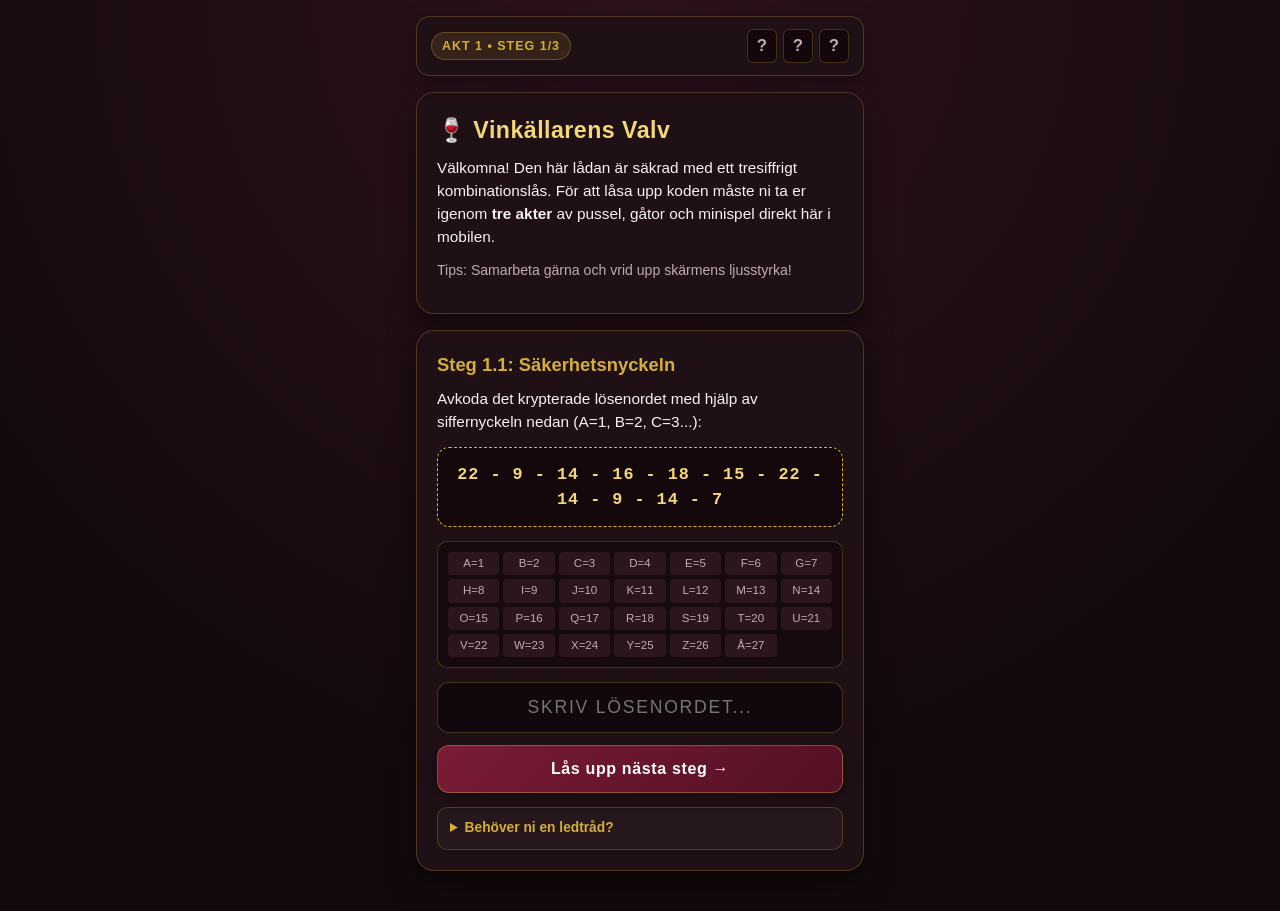
<file: index.html>
<!DOCTYPE html>
<html lang="sv">
<head>
  <meta charset="UTF-8" />
  <meta name="viewport" content="width=device-width, initial-scale=1.0, maximum-scale=1.0, user-scalable=no" />
  <title>Vinkällarens Säkerhetsvalv</title>
  <link rel="stylesheet" href="style.css" />
</head>
<body>
  <div class="container">
    <div id="hud" class="hud-bar"></div>

    <div class="card">
      <h1>🍷 Vinkällarens Valv</h1>
      <p>Välkomna! Den här lådan är säkrad med ett tresiffrigt kombinationslås. För att låsa upp koden måste ni ta er igenom <strong>tre akter</strong> av pussel, gåtor och minispel direkt här i mobilen.</p>
      <p class="muted">Tips: Samarbeta gärna och vrid upp skärmens ljusstyrka!</p>
    </div>

    <div class="card">
      <h2>Steg 1.1: Säkerhetsnyckeln</h2>
      <p>Avkoda det krypterade lösenordet med hjälp av siffernyckeln nedan (A=1, B=2, C=3...):</p>

      <div class="clue-box">22 - 9 - 14 - 16 - 18 - 15 - 22 - 14 - 9 - 14 - 7</div>

      <div class="cipher-key">
        <span>A=1</span><span>B=2</span><span>C=3</span><span>D=4</span><span>E=5</span><span>F=6</span><span>G=7</span>
        <span>H=8</span><span>I=9</span><span>J=10</span><span>K=11</span><span>L=12</span><span>M=13</span><span>N=14</span>
        <span>O=15</span><span>P=16</span><span>Q=17</span><span>R=18</span><span>S=19</span><span>T=20</span><span>U=21</span>
        <span>V=22</span><span>W=23</span><span>X=24</span><span>Y=25</span><span>Z=26</span><span>Å=27</span>
      </div>

      <input type="text" id="cipherInput" placeholder="SKRIV LÖSENORDET..." autocomplete="off" />
      <button class="btn" onclick="checkCipher()">Lås upp nästa steg →</button>
      <div id="feedback" class="feedback"></div>

      <details class="hint-box">
        <summary>Behöver ni en ledtråd?</summary>
        <p>Ordet består av 11 bokstäver och är det man gör när man smakar och bedömer olika sorters vin. Börjar på V och slutar på G.</p>
      </details>
    </div>
  </div>

  <script src="config.js"></script>
  <script>
    renderHUD("Akt 1 • Steg 1/3", 0);

    function checkCipher() {
      const val = document.getElementById("cipherInput").value.trim().toUpperCase();
      const fb = document.getElementById("feedback");
      if (val === "VINPROVNING") {
        fb.className = "feedback success";
        fb.textContent = "Rätt lösenord! Öppnar vinkällarmästarens arkiv...";
        setTimeout(() => {
          window.location.href = "akt1-etikett.html";
        }, 800);
      } else {
        fb.className = "feedback error";
        fb.textContent = "Fel lösenord. Kontrollera siffrorna mot alfabetet igen!";
      }
    }

    document.getElementById("cipherInput").addEventListener("keyup", (e) => {
      if (e.key === "Enter") checkCipher();
    });
  </script>
</body>
</html>
</file>
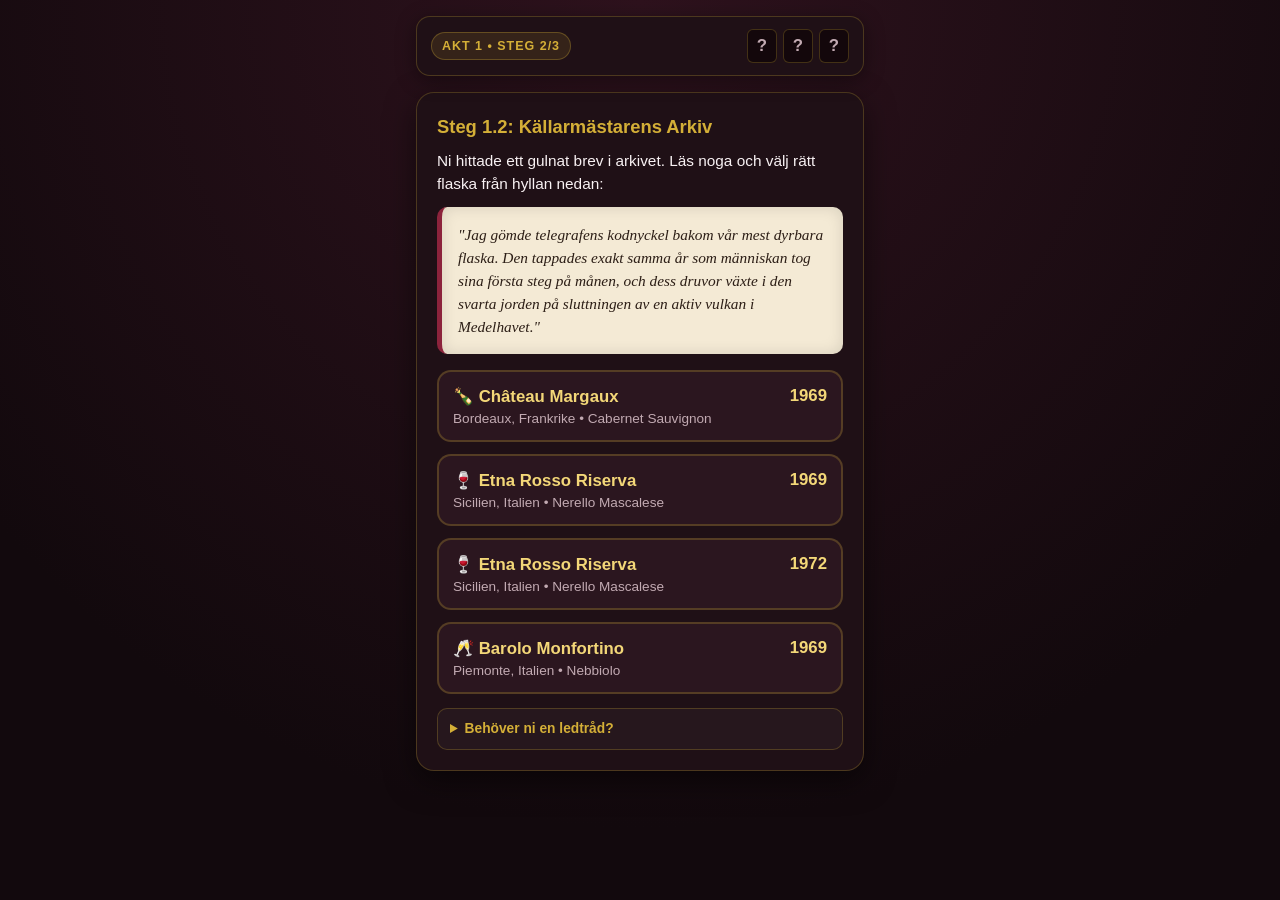
<file: akt1-etikett.html>
<!DOCTYPE html>
<html lang="sv">
<head>
  <meta charset="UTF-8" />
  <meta name="viewport" content="width=device-width, initial-scale=1.0, maximum-scale=1.0, user-scalable=no" />
  <title>Akt 1 - Källarmästarens Anteckning</title>
  <link rel="stylesheet" href="style.css" />
  <style>
    .note-paper {
      background: #f4ead5;
      color: #2c1e16;
      padding: 16px;
      border-radius: 10px;
      font-family: Georgia, serif;
      font-style: italic;
      border-left: 5px solid #8c233c;
      margin-bottom: 16px;
      box-shadow: inset 0 0 15px rgba(0,0,0,0.12);
    }
    .note-paper p {
      color: #2c1e16;
      margin-bottom: 0;
    }
    .bottle-grid {
      display: flex;
      flex-direction: column;
      gap: 12px;
    }
    .bottle-card {
      background: var(--bg-card-elevated);
      border: 2px solid var(--border);
      border-radius: 14px;
      padding: 14px;
      text-align: left;
      cursor: pointer;
      transition: all 0.2s;
      color: var(--text-main);
    }
    .bottle-card:active {
      transform: scale(0.98);
      border-color: var(--gold);
    }
    .bottle-title {
      font-weight: 800;
      color: var(--gold-light);
      font-size: 1.05rem;
      display: flex;
      justify-content: space-between;
    }
    .bottle-meta {
      font-size: 0.85rem;
      color: var(--text-muted);
      margin-top: 4px;
    }
  </style>
</head>
<body>
  <div class="container">
    <div id="hud" class="hud-bar"></div>

    <div class="card">
      <h2>Steg 1.2: Källarmästarens Arkiv</h2>
      <p>Ni hittade ett gulnat brev i arkivet. Läs noga och välj rätt flaska från hyllan nedan:</p>

      <div class="note-paper">
        <p>"Jag gömde telegrafens kodnyckel bakom vår mest dyrbara flaska. Den tappades exakt samma år som människan tog sina första steg på månen, och dess druvor växte i den svarta jorden på sluttningen av en aktiv vulkan i Medelhavet."</p>
      </div>

      <div class="bottle-grid">
        <button class="bottle-card" onclick="pickBottle(false)">
          <div class="bottle-title"><span>🍾 Château Margaux</span><span>1969</span></div>
          <div class="bottle-meta">Bordeaux, Frankrike • Cabernet Sauvignon</div>
        </button>

        <button class="bottle-card" onclick="pickBottle(true)">
          <div class="bottle-title"><span>🍷 Etna Rosso Riserva</span><span>1969</span></div>
          <div class="bottle-meta">Sicilien, Italien • Nerello Mascalese</div>
        </button>

        <button class="bottle-card" onclick="pickBottle(false)">
          <div class="bottle-title"><span>🍷 Etna Rosso Riserva</span><span>1972</span></div>
          <div class="bottle-meta">Sicilien, Italien • Nerello Mascalese</div>
        </button>

        <button class="bottle-card" onclick="pickBottle(false)">
          <div class="bottle-title"><span>🥂 Barolo Monfortino</span><span>1969</span></div>
          <div class="bottle-meta">Piemonte, Italien • Nebbiolo</div>
        </button>
      </div>

      <div id="feedback" class="feedback"></div>

      <details class="hint-box">
        <summary>Behöver ni en ledtråd?</summary>
        <p>Månlandningen skedde år 1969, och Etna på Sicilien är Europas högsta aktiva vulkan.</p>
      </details>
    </div>
  </div>

  <script src="config.js"></script>
  <script>
    renderHUD("Akt 1 • Steg 2/3", 0);

    function pickBottle(isCorrect) {
      const fb = document.getElementById("feedback");
      if (isCorrect) {
        fb.className = "feedback success";
        fb.textContent = "Rätt flaska! Bakom etiketten sitter en blinkande telegraf...";
        setTimeout(() => {
          window.location.href = "akt1-morse.html";
        }, 900);
      } else {
        fb.className = "feedback error";
        fb.textContent = "Fel flaska! Kontrollera både årtalet och platsen i anteckningen.";
      }
    }
  </script>
</body>
</html>
</file>
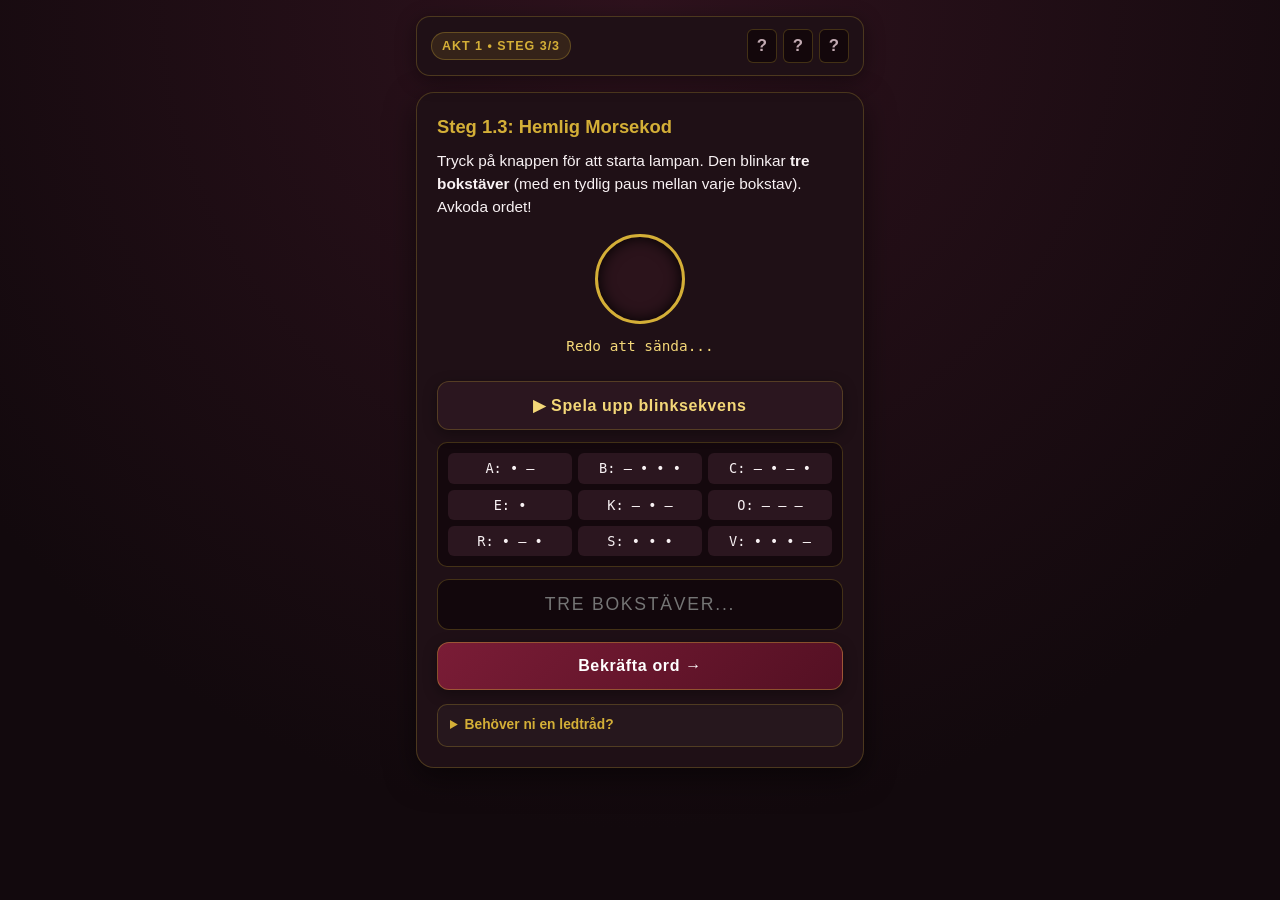
<file: akt1-morse.html>
<!DOCTYPE html>
<html lang="sv">
<head>
  <meta charset="UTF-8" />
  <meta name="viewport" content="width=device-width, initial-scale=1.0, maximum-scale=1.0, user-scalable=no" />
  <title>Akt 1 - Telegrafen</title>
  <link rel="stylesheet" href="style.css" />
  <style>
    .morse-lamp-wrap {
      display: flex;
      flex-direction: column;
      align-items: center;
      margin: 16px 0;
    }
    .morse-lamp {
      width: 90px;
      height: 90px;
      border-radius: 50%;
      background: #2b131b;
      border: 3px solid var(--gold);
      box-shadow: inset 0 0 15px #000;
      transition: background 0.08s, box-shadow 0.08s;
      margin-bottom: 12px;
    }
    .morse-lamp.on {
      background: #ffdf6b;
      box-shadow: 0 0 35px #ffdf6b, inset 0 0 10px #fff;
    }
    .morse-status {
      font-family: monospace;
      color: var(--gold-light);
      font-size: 0.9rem;
      min-height: 1.4em;
    }
    .morse-table {
      display: grid;
      grid-template-columns: repeat(3, 1fr);
      gap: 6px;
      background: #14080d;
      padding: 10px;
      border-radius: 10px;
      border: 1px solid var(--border);
      font-family: monospace;
      font-size: 0.85rem;
      margin: 12px 0;
      text-align: center;
    }
    .morse-table div {
      background: var(--bg-card-elevated);
      padding: 5px;
      border-radius: 6px;
    }
  </style>
</head>
<body>
  <div class="container">
    <div id="hud" class="hud-bar"></div>

    <div class="card" id="puzzleCard">
      <h2>Steg 1.3: Hemlig Morsekod</h2>
      <p>Tryck på knappen för att starta lampan. Den blinkar <strong>tre bokstäver</strong> (med en tydlig paus mellan varje bokstav). Avkoda ordet!</p>

      <div class="morse-lamp-wrap">
        <div id="lamp" class="morse-lamp"></div>
        <div id="morseStatus" class="morse-status">Redo att sända...</div>
      </div>

      <button class="btn btn-secondary" id="playBtn" onclick="playMorse()">▶ Spela upp blinksekvens</button>

      <div class="morse-table">
        <div>A: • —</div>
        <div>B: — • • •</div>
        <div>C: — • — •</div>
        <div>E: •</div>
        <div>K: — • —</div>
        <div>O: — — —</div>
        <div>R: • — •</div>
        <div>S: • • •</div>
        <div>V: • • • —</div>
      </div>

      <input type="text" id="morseInput" placeholder="TRE BOKSTÄVER..." maxlength="5" autocomplete="off" />
      <button class="btn" onclick="checkMorse()">Bekräfta ord →</button>
      <div id="feedback" class="feedback"></div>

      <details class="hint-box">
        <summary>Behöver ni en ledtråd?</summary>
        <p>Sekvensen är: kort-kort-kort (S), lång-lång-lång (O), kort-kort-kort (S)... Nej, vänta! Titta noga: Bokstav 1 är <strong>— • —</strong> (K), Bokstav 2 är <strong>— — —</strong> (O), Bokstav 3 är <strong>• — •</strong> (R). Ordet är alltså <strong>KOR</strong> (som i kork!).</p>
      </details>
    </div>

    <div class="card" id="rewardCard" style="display:none;">
      <div class="digit-reveal">
        <p style="margin:0; color:var(--gold); font-weight:700;">AKT 1 AVKLARAD!</p>
        <div class="digit-big" id="revealedDigit"></div>
        <p style="margin:0;">Detta är den <strong>första siffran</strong> i hänglåsets kod.</p>
      </div>
      <a href="akt2-memory.html" class="btn btn-gold">Gå vidare till Akt 2 →</a>
    </div>
  </div>

  <script src="config.js"></script>
  <script>
    renderHUD("Akt 1 • Steg 3/3", 0);

    // Ordet är KOR: K (-.-), O (---), R (.-.)
    const SEQUENCE = [
      // K: - . -
      { on: true, ms: 550 }, { on: false, ms: 220 },
      { on: true, ms: 180 }, { on: false, ms: 220 },
      { on: true, ms: 550 }, { on: false, ms: 950 }, // paus mellan bokstäver
      // O: - - -
      { on: true, ms: 550 }, { on: false, ms: 220 },
      { on: true, ms: 550 }, { on: false, ms: 220 },
      { on: true, ms: 550 }, { on: false, ms: 950 }, // paus mellan bokstäver
      // R: . - .
      { on: true, ms: 180 }, { on: false, ms: 220 },
      { on: true, ms: 550 }, { on: false, ms: 220 },
      { on: true, ms: 180 }, { on: false, ms: 300 }
    ];

    let isPlaying = false;

    async function playMorse() {
      if (isPlaying) return;
      isPlaying = true;
      const lamp = document.getElementById("lamp");
      const status = document.getElementById("morseStatus");
      const btn = document.getElementById("playBtn");
      btn.disabled = true;
      status.textContent = "Sänder signal...";

      for (let i = 0; i < SEQUENCE.length; i++) {
        const step = SEQUENCE[i];
        if (step.on) {
          lamp.classList.add("on");
        } else {
          lamp.classList.remove("on");
        }
        await new Promise(r => setTimeout(r, step.ms));
      }

      lamp.classList.remove("on");
      status.textContent = "Sändning klar. Tryck igen för att repetera.";
      btn.disabled = false;
      isPlaying = false;
    }

    function checkMorse() {
      const val = document.getElementById("morseInput").value.trim().toUpperCase();
      const fb = document.getElementById("feedback");
      if (val === "KOR") {
        document.getElementById("puzzleCard").style.display = "none";
        document.getElementById("rewardCard").style.display = "block";
        document.getElementById("revealedDigit").textContent = VAULT_CONFIG.digit1;
        renderHUD("Akt 1 Klar!", 1);
      } else {
        fb.className = "feedback error";
        fb.textContent = "Fel kodord! Räkna långa (—) och korta (•) blinkningar.";
      }
    }
  </script>
</body>
</html>
</file>
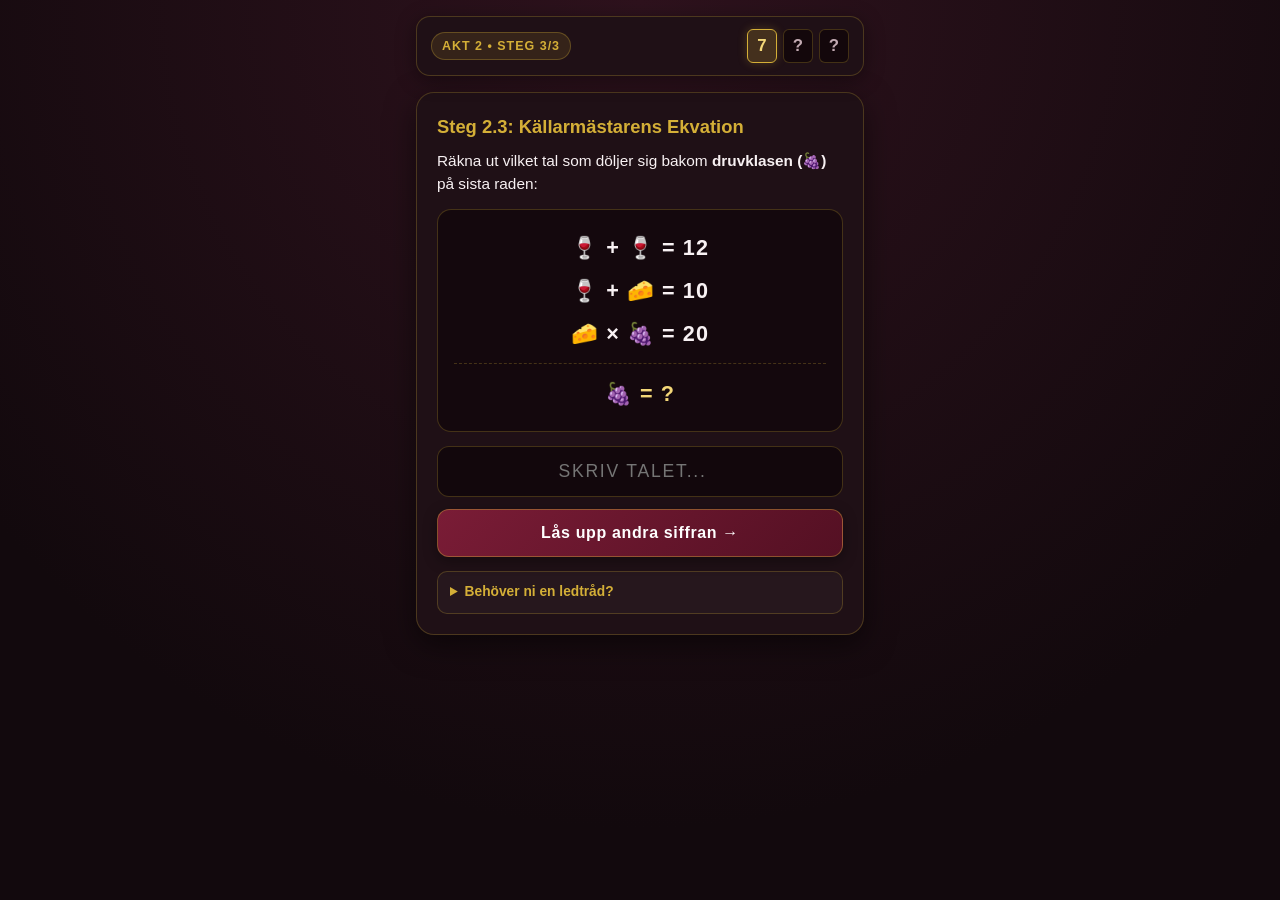
<file: akt2-matte.html>
<!DOCTYPE html>
<html lang="sv">
<head>
  <meta charset="UTF-8" />
  <meta name="viewport" content="width=device-width, initial-scale=1.0, maximum-scale=1.0, user-scalable=no" />
  <title>Akt 2 - Källarens Ekvation</title>
  <link rel="stylesheet" href="style.css" />
  <style>
    .eq-box {
      background: #14080d;
      border: 1px solid var(--border);
      border-radius: 14px;
      padding: 16px;
      margin: 14px 0;
      font-size: 1.35rem;
      font-weight: 700;
      text-align: center;
      line-height: 2;
      letter-spacing: 0.05em;
    }
  </style>
</head>
<body>
  <div class="container">
    <div id="hud" class="hud-bar"></div>

    <div class="card" id="puzzleCard">
      <h2>Steg 2.3: Källarmästarens Ekvation</h2>
      <p>Räkna ut vilket tal som döljer sig bakom <strong>druvklasen (🍇)</strong> på sista raden:</p>

      <div class="eq-box">
        <div>🍷 + 🍷 = 12</div>
        <div>🍷 + 🧀 = 10</div>
        <div>🧀 × 🍇 = 20</div>
        <div style="color:var(--gold-light); border-top:1px dashed var(--border); margin-top:8px; padding-top:8px;">
          🍇 = ?
        </div>
      </div>

      <input type="number" id="mathInput" placeholder="SKRIV TALET..." inputmode="numeric" />
      <button class="btn" onclick="checkMath()">Lås upp andra siffran →</button>
      <div id="feedback" class="feedback"></div>

      <details class="hint-box">
        <summary>Behöver ni en ledtråd?</summary>
        <p>Två vinglas är 12, alltså är ett 🍷 = 6. Då måste osten 🧀 vara 4 (eftersom 6 + 4 = 10). Vad gånger 4 blir 20?</p>
      </details>
    </div>

    <div class="card" id="rewardCard" style="display:none;">
      <div class="digit-reveal">
        <p style="margin:0; color:var(--gold); font-weight:700;">AKT 2 AVKLARAD!</p>
        <div class="digit-big" id="revealedDigit"></div>
        <p style="margin:0;">Detta är den <strong>andra siffran</strong> i hänglåsets kod.</p>
      </div>
      <a href="akt3-labyrint.html" class="btn btn-gold">Gå vidare till sista akten (Akt 3) →</a>
    </div>
  </div>

  <script src="config.js"></script>
  <script>
    renderHUD("Akt 2 • Steg 3/3", 1);

    function checkMath() {
      const val = document.getElementById("mathInput").value.trim();
      const fb = document.getElementById("feedback");
      if (val === "5") {
        document.getElementById("puzzleCard").style.display = "none";
        document.getElementById("rewardCard").style.display = "block";
        document.getElementById("revealedDigit").textContent = VAULT_CONFIG.digit2;
        renderHUD("Akt 2 Klar!", 2);
      } else {
        fb.className = "feedback error";
        fb.textContent = "Inte riktigt! Räkna rad för rad uppifrån och ner.";
      }
    }
  </script>
</body>
</html>
</file>
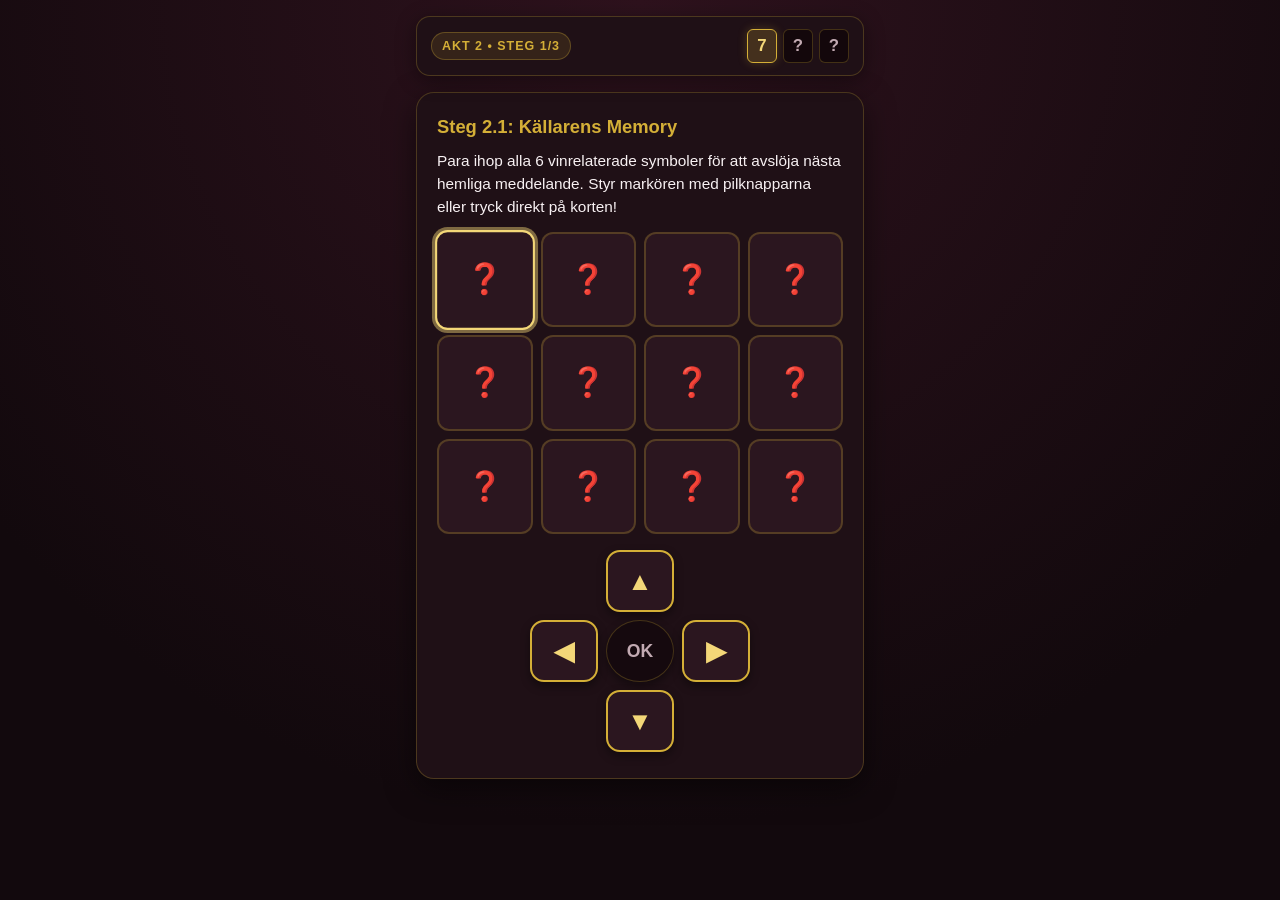
<file: akt2-memory.html>
<!DOCTYPE html>
<html lang="sv">
<head>
  <meta charset="UTF-8" />
  <meta name="viewport" content="width=device-width, initial-scale=1.0, maximum-scale=1.0, user-scalable=no" />
  <title>Akt 2 - Källarens Memory</title>
  <link rel="stylesheet" href="style.css" />
  <style>
    .memory-grid {
      display: grid;
      grid-template-columns: repeat(4, 1fr);
      gap: 8px;
      margin: 14px 0;
    }
    .mem-card {
      aspect-ratio: 1 / 1;
      background: var(--bg-card-elevated);
      border: 2px solid var(--border);
      border-radius: 12px;
      display: flex;
      align-items: center;
      justify-content: center;
      font-size: 1.8rem;
      cursor: pointer;
      user-select: none;
      transition: transform 0.15s, border-color 0.15s, background 0.2s;
    }
    .mem-card.cursor {
      border-color: var(--gold-light);
      box-shadow: 0 0 0 3px rgba(243, 215, 120, 0.45);
      transform: scale(1.04);
    }
    .mem-card.flipped, .mem-card.matched {
      background: #361a26;
      border-color: var(--gold);
    }
    .mem-card.matched {
      background: rgba(46, 139, 87, 0.25);
      border-color: var(--success);
    }
    .secret-clue-reveal {
      background: #14080d;
      border: 1px solid var(--gold);
      border-radius: 12px;
      padding: 14px;
      margin-top: 12px;
      text-align: center;
      display: none;
    }
  </style>
</head>
<body>
  <div class="container">
    <div id="hud" class="hud-bar"></div>

    <div class="card">
      <h2>Steg 2.1: Källarens Memory</h2>
      <p>Para ihop alla 6 vinrelaterade symboler för att avslöja nästa hemliga meddelande. Styr markören med pilknapparna eller tryck direkt på korten!</p>

      <div id="memoryGrid" class="memory-grid"></div>

      <!-- Pilknappar för styrning -->
      <div class="dpad" aria-label="Styrkort">
        <button class="dpad-btn dpad-up" onclick="moveCursor(0, -1)" aria-label="Upp">▲</button>
        <button class="dpad-btn dpad-left" onclick="moveCursor(-1, 0)" aria-label="Vänster">◀</button>
        <button class="dpad-btn dpad-center" onclick="selectCurrentCard()" aria-label="Vänd kort">OK</button>
        <button class="dpad-btn dpad-right" onclick="moveCursor(1, 0)" aria-label="Höger">▶</button>
        <button class="dpad-btn dpad-down" onclick="moveCursor(0, 1)" aria-label="Ner">▼</button>
      </div>

      <div id="secretClue" class="secret-clue-reveal">
        <p style="color:var(--gold-light); font-weight:700; margin-bottom:6px;">🎉 Alla par hittade!</p>
        <p style="font-size:0.9rem;">Under korten stod en instruktion: <em>"Ställ in druvreglagen i ordningen: <strong>Merlot – Chardonnay – Pinot Noir – Sauvignon Blanc</strong>."</em></p>
        <a href="akt2-reglage.html" class="btn btn-gold" style="margin-top:8px;">Öppna druvreglagen →</a>
      </div>
    </div>
  </div>

  <script src="config.js"></script>
  <script>
    renderHUD("Akt 2 • Steg 1/3", 1);

    const SYMBOLS = ["🍷", "🍇", "🍾", "🧀", "🗝️", "🛢️"];
    let deck = [...SYMBOLS, ...SYMBOLS].sort(() => Math.random() - 0.5);
    let flipped = [];
    let matched = new Set();
    let lockBoard = false;
    let cursorIndex = 0; // 0..11 (4 kolumner x 3 rader)

    function renderGrid() {
      const grid = document.getElementById("memoryGrid");
      grid.innerHTML = "";
      deck.forEach((sym, idx) => {
        const div = document.createElement("div");
        const isFlipped = flipped.includes(idx);
        const isMatched = matched.has(idx);
        div.className = "mem-card" +
          (idx === cursorIndex ? " cursor" : "") +
          (isFlipped ? " flipped" : "") +
          (isMatched ? " matched" : "");
        div.textContent = (isFlipped || isMatched) ? sym : "❓";
        div.onclick = () => {
          cursorIndex = idx;
          flipCard(idx);
        };
        grid.appendChild(div);
      });
    }

    function moveCursor(dx, dy) {
      let col = cursorIndex % 4;
      let row = Math.floor(cursorIndex / 4);
      col = (col + dx + 4) % 4;
      row = (row + dy + 3) % 3;
      cursorIndex = row * 4 + col;
      renderGrid();
    }

    function selectCurrentCard() {
      flipCard(cursorIndex);
    }

    function flipCard(idx) {
      if (lockBoard || flipped.includes(idx) || matched.has(idx)) return;
      flipped.push(idx);
      renderGrid();

      if (flipped.length === 2) {
        lockBoard = true;
        const [a, b] = flipped;
        if (deck[a] === deck[b]) {
          matched.add(a);
          matched.add(b);
          flipped = [];
          lockBoard = false;
          renderGrid();
          if (matched.size === deck.length) {
            document.getElementById("secretClue").style.display = "block";
          }
        } else {
          setTimeout(() => {
            flipped = [];
            lockBoard = false;
            renderGrid();
          }, 750);
        }
      }
    }

    renderGrid();
  </script>
</body>
</html>
</file>
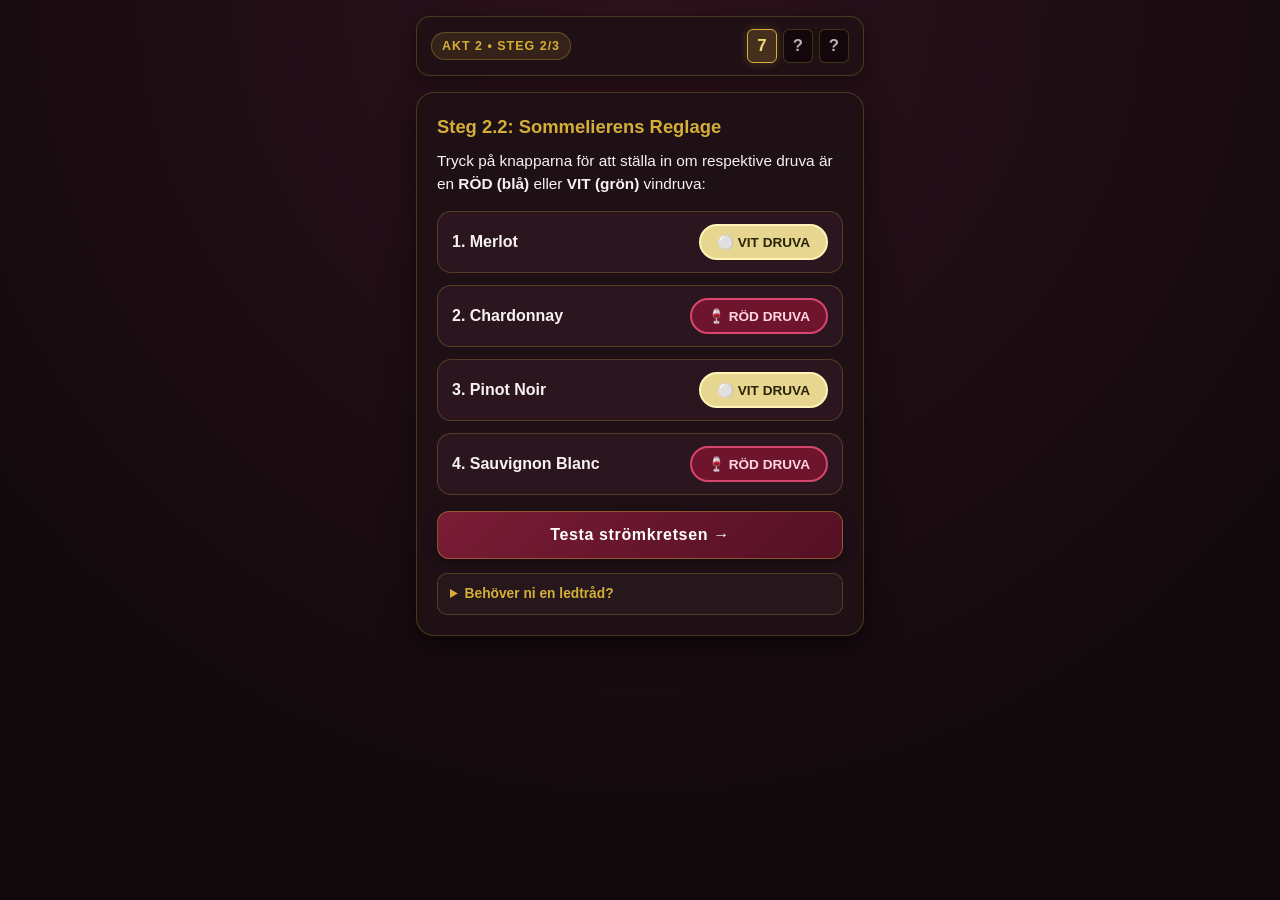
<file: akt2-reglage.html>
<!DOCTYPE html>
<html lang="sv">
<head>
  <meta charset="UTF-8" />
  <meta name="viewport" content="width=device-width, initial-scale=1.0, maximum-scale=1.0, user-scalable=no" />
  <title>Akt 2 - Druvreglagen</title>
  <link rel="stylesheet" href="style.css" />
  <style>
    .switch-list {
      display: flex;
      flex-direction: column;
      gap: 12px;
      margin: 16px 0;
    }
    .switch-row {
      background: var(--bg-card-elevated);
      border: 1px solid var(--border);
      border-radius: 14px;
      padding: 12px 14px;
      display: flex;
      justify-content: space-between;
      align-items: center;
    }
    .grape-name {
      font-weight: 700;
      font-size: 1rem;
      color: var(--text-main);
    }
    .toggle-pill {
      padding: 8px 16px;
      border-radius: 999px;
      font-weight: 800;
      font-size: 0.85rem;
      border: 2px solid transparent;
      cursor: pointer;
      min-width: 110px;
      text-align: center;
      transition: all 0.2s;
    }
    .toggle-pill.red {
      background: #6e142c;
      color: #ffd6e0;
      border-color: #d6456b;
    }
    .toggle-pill.white {
      background: #e6d690;
      color: #2b2308;
      border-color: #fff3b8;
    }
  </style>
</head>
<body>
  <div class="container">
    <div id="hud" class="hud-bar"></div>

    <div class="card">
      <h2>Steg 2.2: Sommelierens Reglage</h2>
      <p>Tryck på knapparna för att ställa in om respektive druva är en <strong>RÖD (blå)</strong> eller <strong>VIT (grön)</strong> vindruva:</p>

      <div class="switch-list">
        <div class="switch-row">
          <span class="grape-name">1. Merlot</span>
          <button id="sw0" class="toggle-pill white" onclick="toggleSwitch(0)">⚪ VIT DRUVA</button>
        </div>
        <div class="switch-row">
          <span class="grape-name">2. Chardonnay</span>
          <button id="sw1" class="toggle-pill red" onclick="toggleSwitch(1)">🍷 RÖD DRUVA</button>
        </div>
        <div class="switch-row">
          <span class="grape-name">3. Pinot Noir</span>
          <button id="sw2" class="toggle-pill white" onclick="toggleSwitch(2)">⚪ VIT DRUVA</button>
        </div>
        <div class="switch-row">
          <span class="grape-name">4. Sauvignon Blanc</span>
          <button id="sw3" class="toggle-pill red" onclick="toggleSwitch(3)">🍷 RÖD DRUVA</button>
        </div>
      </div>

      <button class="btn" onclick="checkSwitches()">Testa strömkretsen →</button>
      <div id="feedback" class="feedback"></div>

      <details class="hint-box">
        <summary>Behöver ni en ledtråd?</summary>
        <p>Merlot och Pinot Noir är klassiska rödvinsdruvor. Chardonnay och Sauvignon Blanc är klassiska vitvinsdruvor (Blanc betyder vit på franska!).</p>
      </details>
    </div>
  </div>

  <script src="config.js"></script>
  <script>
    renderHUD("Akt 2 • Steg 2/3", 1);

    // Startlägen (alla fel från början): false = vit, true = röd
    const state = [false, true, false, true];
    // Rätt svar: Merlot (true), Chardonnay (false), Pinot Noir (true), Sauvignon Blanc (false)
    const target = [true, false, true, false];

    function toggleSwitch(i) {
      state[i] = !state[i];
      const btn = document.getElementById("sw" + i);
      if (state[i]) {
        btn.className = "toggle-pill red";
        btn.textContent = "🍷 RÖD DRUVA";
      } else {
        btn.className = "toggle-pill white";
        btn.textContent = "⚪ VIT DRUVA";
      }
    }

    function checkSwitches() {
      const fb = document.getElementById("feedback");
      const ok = state.every((v, idx) => v === target[idx]);
      if (ok) {
        fb.className = "feedback success";
        fb.textContent = "Kretsen är sluten! Öppnar sista utmaningen i Akt 2...";
        setTimeout(() => {
          window.location.href = "akt2-matte.html";
        }, 850);
      } else {
        fb.className = "feedback error";
        fb.textContent = "Kortslutning! Minst en druva har fel färg.";
      }
    }
  </script>
</body>
</html>
</file>
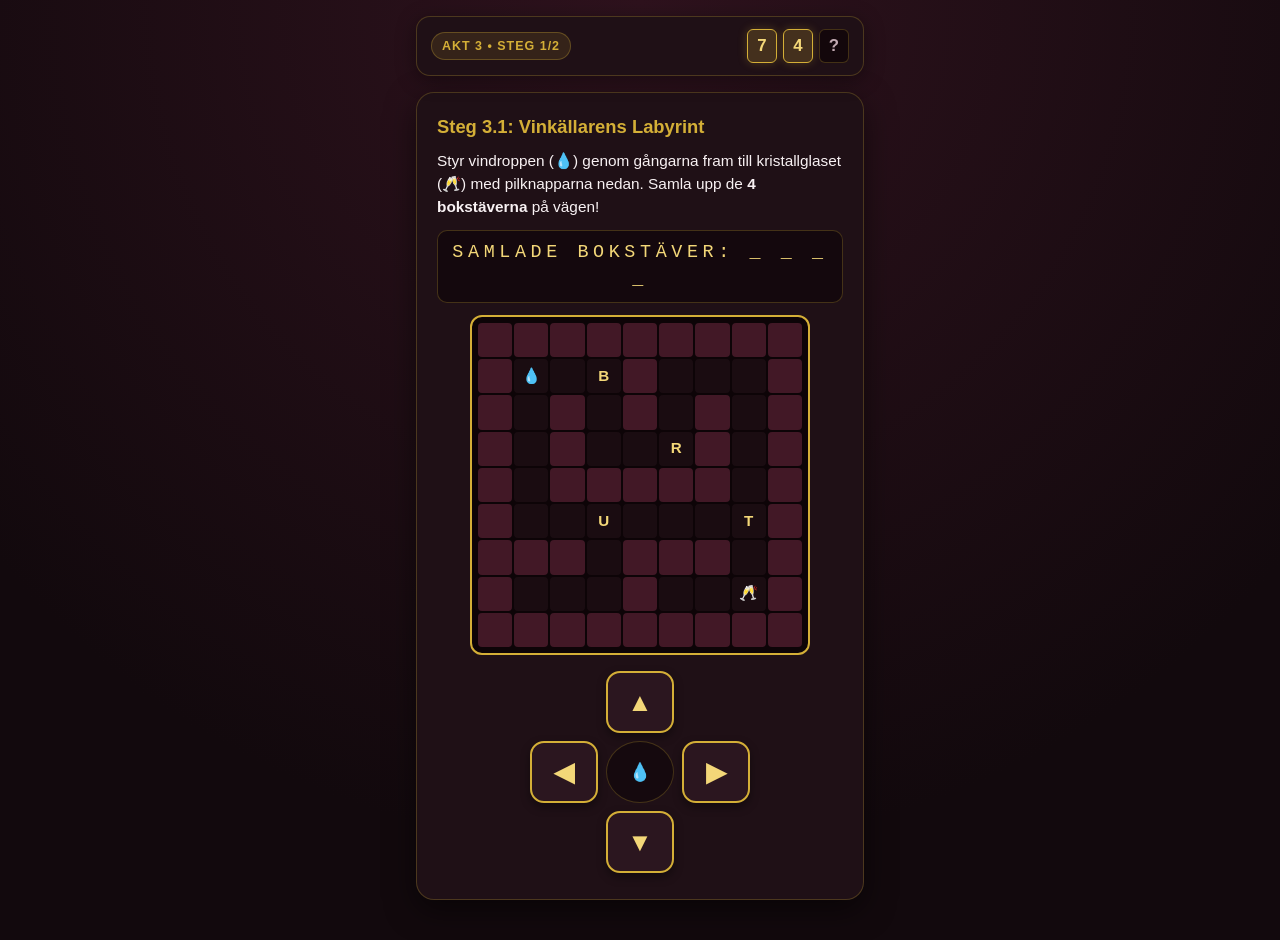
<file: akt3-labyrint.html>
<!DOCTYPE html>
<html lang="sv">
<head>
  <meta charset="UTF-8" />
  <meta name="viewport" content="width=device-width, initial-scale=1.0, maximum-scale=1.0, user-scalable=no" />
  <title>Akt 3 - Vinkällarens Labyrint</title>
  <link rel="stylesheet" href="style.css" />
  <style>
    .maze-grid {
      display: grid;
      grid-template-columns: repeat(9, 1fr);
      gap: 2px;
      background: #0d0407;
      padding: 6px;
      border-radius: 12px;
      border: 2px solid var(--gold);
      max-width: 340px;
      margin: 12px auto;
    }
    .cell {
      aspect-ratio: 1 / 1;
      border-radius: 4px;
      display: flex;
      align-items: center;
      justify-content: center;
      font-weight: 900;
      font-size: 0.95rem;
    }
    .cell.wall {
      background: #421826;
    }
    .cell.path {
      background: #1a0c11;
      color: var(--gold-light);
    }
    .collected-bar {
      text-align: center;
      font-family: monospace;
      font-size: 1.15rem;
      letter-spacing: 0.25em;
      color: var(--gold-light);
      background: #14080d;
      padding: 8px;
      border-radius: 10px;
      border: 1px solid var(--border);
    }
  </style>
</head>
<body>
  <div class="container">
    <div id="hud" class="hud-bar"></div>

    <div class="card">
      <h2>Steg 3.1: Vinkällarens Labyrint</h2>
      <p>Styr vindroppen (💧) genom gångarna fram till kristallglaset (🥂) med pilknapparna nedan. Samla upp de <strong>4 bokstäverna</strong> på vägen!</p>

      <div class="collected-bar">SAMLADE BOKSTÄVER: <span id="lettersDisplay">_ _ _ _</span></div>

      <div id="mazeGrid" class="maze-grid"></div>

      <!-- Pilknappar för att styra droppen -->
      <div class="dpad" aria-label="Styr vindroppen">
        <button class="dpad-btn dpad-up" onclick="move(0, -1)" aria-label="Upp">▲</button>
        <button class="dpad-btn dpad-left" onclick="move(-1, 0)" aria-label="Vänster">◀</button>
        <div class="dpad-center">💧</div>
        <button class="dpad-btn dpad-right" onclick="move(1, 0)" aria-label="Höger">▶</button>
        <button class="dpad-btn dpad-down" onclick="move(0, 1)" aria-label="Ner">▼</button>
      </div>

      <div id="winBox" style="display:none; margin-top:14px;">
        <div class="feedback success" style="display:block; margin-bottom:10px;">
          Snyggt navigerat! Ni samlade ihop kodordet: <strong>BRUT</strong>
        </div>
        <a href="akt3-simon.html" class="btn btn-gold">Gå vidare till sista testet →</a>
      </div>
    </div>
  </div>

  <script src="config.js"></script>
  <script>
    renderHUD("Akt 3 • Steg 1/2", 2);

    // 9x9 labyrint: 1 = vägg, 0 = gång
    const MAZE = [
      [1,1,1,1,1,1,1,1,1],
      [1,0,0,0,1,0,0,0,1],
      [1,0,1,0,1,0,1,0,1],
      [1,0,1,0,0,0,1,0,1],
      [1,0,1,1,1,1,1,0,1],
      [1,0,0,0,0,0,0,0,1],
      [1,1,1,0,1,1,1,0,1],
      [1,0,0,0,1,0,0,0,1],
      [1,1,1,1,1,1,1,1,1]
    ];

    let player = { x: 1, y: 1 };
    const goal = { x: 7, y: 7 };

    // Bokstäver längs vägen: B - R - U - T
    const items = [
      { x: 3, y: 1, char: "B", got: false },
      { x: 5, y: 3, char: "R", got: false },
      { x: 3, y: 5, char: "U", got: false },
      { x: 7, y: 5, char: "T", got: false }
    ];

    function renderMaze() {
      const grid = document.getElementById("mazeGrid");
      grid.innerHTML = "";

      for (let y = 0; y < 9; y++) {
        for (let x = 0; x < 9; x++) {
          const cell = document.createElement("div");
          cell.className = "cell " + (MAZE[y][x] === 1 ? "wall" : "path");

          if (player.x === x && player.y === y) {
            cell.textContent = "💧";
          } else if (goal.x === x && goal.y === y) {
            cell.textContent = "🥂";
          } else {
            const item = items.find(it => it.x === x && it.y === y && !it.got);
            if (item) cell.textContent = item.char;
          }
          grid.appendChild(cell);
        }
      }

      const word = items.map(it => it.got ? it.char : "_").join(" ");
      document.getElementById("lettersDisplay").textContent = word;
    }

    function move(dx, dy) {
      const nx = player.x + dx;
      const ny = player.y + dy;
      if (MAZE[ny] && MAZE[ny][nx] === 0) {
        player.x = nx;
        player.y = ny;

        const found = items.find(it => it.x === nx && it.y === ny);
        if (found) found.got = true;

        renderMaze();

        if (player.x === goal.x && player.y === goal.y) {
          // Markera alla som tagna om man hittat fram
          items.forEach(it => it.got = true);
          renderMaze();
          document.getElementById("winBox").style.display = "block";
        }
      }
    }

    // Stöd även för tangentbordspilar om någon testar på dator
    window.addEventListener("keydown", (e) => {
      if (e.key === "ArrowUp") move(0, -1);
      if (e.key === "ArrowDown") move(0, 1);
      if (e.key === "ArrowLeft") move(-1, 0);
      if (e.key === "ArrowRight") move(1, 0);
    });

    renderMaze();
  </script>
</body>
</html>
</file>
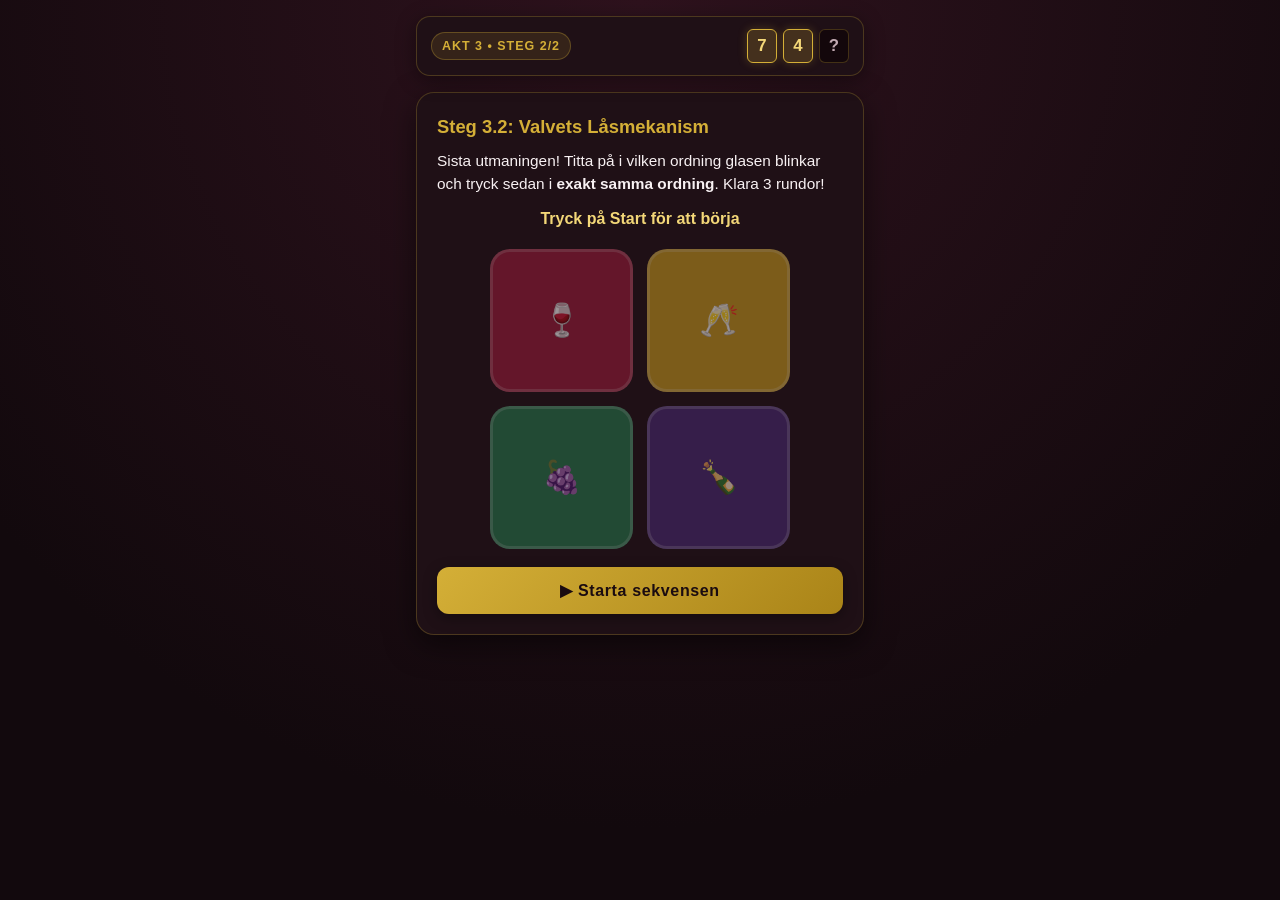
<file: akt3-simon.html>
<!DOCTYPE html>
<html lang="sv">
<head>
  <meta charset="UTF-8" />
  <meta name="viewport" content="width=device-width, initial-scale=1.0, maximum-scale=1.0, user-scalable=no" />
  <title>Akt 3 - Desarmera Valvet</title>
  <link rel="stylesheet" href="style.css" />
  <style>
    .simon-grid {
      display: grid;
      grid-template-columns: repeat(2, 1fr);
      gap: 14px;
      max-width: 300px;
      margin: 18px auto;
    }
    .simon-pad {
      aspect-ratio: 1 / 1;
      border-radius: 20px;
      border: 3px solid rgba(255,255,255,0.2);
      cursor: pointer;
      opacity: 0.55;
      transition: opacity 0.12s, transform 0.12s, box-shadow 0.12s;
      display: flex;
      align-items: center;
      justify-content: center;
      font-size: 2rem;
      user-select: none;
      touch-action: manipulation;
    }
    .simon-pad.active {
      opacity: 1;
      transform: scale(1.05);
      border-color: #fff;
    }
    .pad-0 { background: #9e1b3b; }
    .pad-0.active { box-shadow: 0 0 30px #ff3b6b; }
    .pad-1 { background: #c99a1e; }
    .pad-1.active { box-shadow: 0 0 30px #ffe066; }
    .pad-2 { background: #267a4d; }
    .pad-2.active { box-shadow: 0 0 30px #4dff9e; }
    .pad-3 { background: #4a2a75; }
    .pad-3.active { box-shadow: 0 0 30px #b37aff; }

    .round-indicator {
      text-align: center;
      font-weight: 700;
      color: var(--gold-light);
      margin-bottom: 6px;
    }
  </style>
</head>
<body>
  <div class="container">
    <div id="hud" class="hud-bar"></div>

    <div class="card" id="gameCard">
      <h2>Steg 3.2: Valvets Låsmekanism</h2>
      <p>Sista utmaningen! Titta på i vilken ordning glasen blinkar och tryck sedan i <strong>exakt samma ordning</strong>. Klara 3 rundor!</p>

      <div class="round-indicator" id="statusText">Tryck på Start för att börja</div>

      <div class="simon-grid">
        <button class="simon-pad pad-0" id="pad0" onclick="pressPad(0)">🍷</button>
        <button class="simon-pad pad-1" id="pad1" onclick="pressPad(1)">🥂</button>
        <button class="simon-pad pad-2" id="pad2" onclick="pressPad(2)">🍇</button>
        <button class="simon-pad pad-3" id="pad3" onclick="pressPad(3)">🍾</button>
      </div>

      <button class="btn btn-gold" id="startBtn" onclick="startGame()">▶ Starta sekvensen</button>
      <div id="feedback" class="feedback"></div>
    </div>

    <div class="card" id="rewardCard" style="display:none;">
      <div class="digit-reveal">
        <p style="margin:0; color:var(--gold); font-weight:700;">SISTA SIFFRAN UPPLÅST!</p>
        <div class="digit-big" id="revealedDigit"></div>
        <p style="margin:0;">Alla tre siffror är nu funna!</p>
      </div>
      <a href="final.html" class="btn btn-gold">Öppna slutkoden & fira! 🎉</a>
    </div>
  </div>

  <script src="config.js"></script>
  <script>
    renderHUD("Akt 3 • Steg 2/2", 2);

    let sequence = [];
    let playerStep = 0;
    let round = 0;
    const MAX_ROUNDS = 3;
    let canClick = false;

    function startGame() {
      sequence = [];
      round = 0;
      document.getElementById("feedback").style.display = "none";
      document.getElementById("startBtn").style.display = "none";
      nextRound();
    }

    async function nextRound() {
      round++;
      playerStep = 0;
      canClick = false;

      // Runda 1: 3 blink, Runda 2: 4 blink, Runda 3: 5 blink
      while (sequence.length < round + 2) {
        sequence.push(Math.floor(Math.random() * 4));
      }

      document.getElementById("statusText").textContent = `Runda ${round} av ${MAX_ROUNDS} – Titta noga...`;
      await new Promise(r => setTimeout(r, 600));

      for (let i = 0; i < sequence.length; i++) {
        await flashPad(sequence[i], 420);
        await new Promise(r => setTimeout(r, 200));
      }

      document.getElementById("statusText").textContent = `Din tur! Upprepa (${sequence.length} tryck)`;
      canClick = true;
    }

    function flashPad(idx, ms) {
      return new Promise(resolve => {
        const pad = document.getElementById("pad" + idx);
        pad.classList.add("active");
        setTimeout(() => {
          pad.classList.remove("active");
          resolve();
        }, ms);
      });
    }

    async function pressPad(idx) {
      if (!canClick) return;
      flashPad(idx, 180);

      if (idx === sequence[playerStep]) {
        playerStep++;
        if (playerStep === sequence.length) {
          canClick = false;
          if (round >= MAX_ROUNDS) {
            document.getElementById("statusText").textContent = "Valvet upplåst!";
            setTimeout(() => {
              document.getElementById("gameCard").style.display = "none";
              document.getElementById("rewardCard").style.display = "block";
              document.getElementById("revealedDigit").textContent = VAULT_CONFIG.digit3;
              renderHUD("Alla Siffror Funna!", 3);
            }, 600);
          } else {
            document.getElementById("statusText").textContent = "Snyggt! Nästa runda kommer...";
            setTimeout(nextRound, 900);
          }
        }
      } else {
        canClick = false;
        const fb = document.getElementById("feedback");
        fb.className = "feedback error";
        fb.textContent = "Fel ordning! Försök igen från runda 1.";
        document.getElementById("statusText").textContent = "Sekvensen bröts!";
        document.getElementById("startBtn").style.display = "inline-flex";
        document.getElementById("startBtn").textContent = "↻ Försök igen";
      }
    }
  </script>
</body>
</html>
</file>
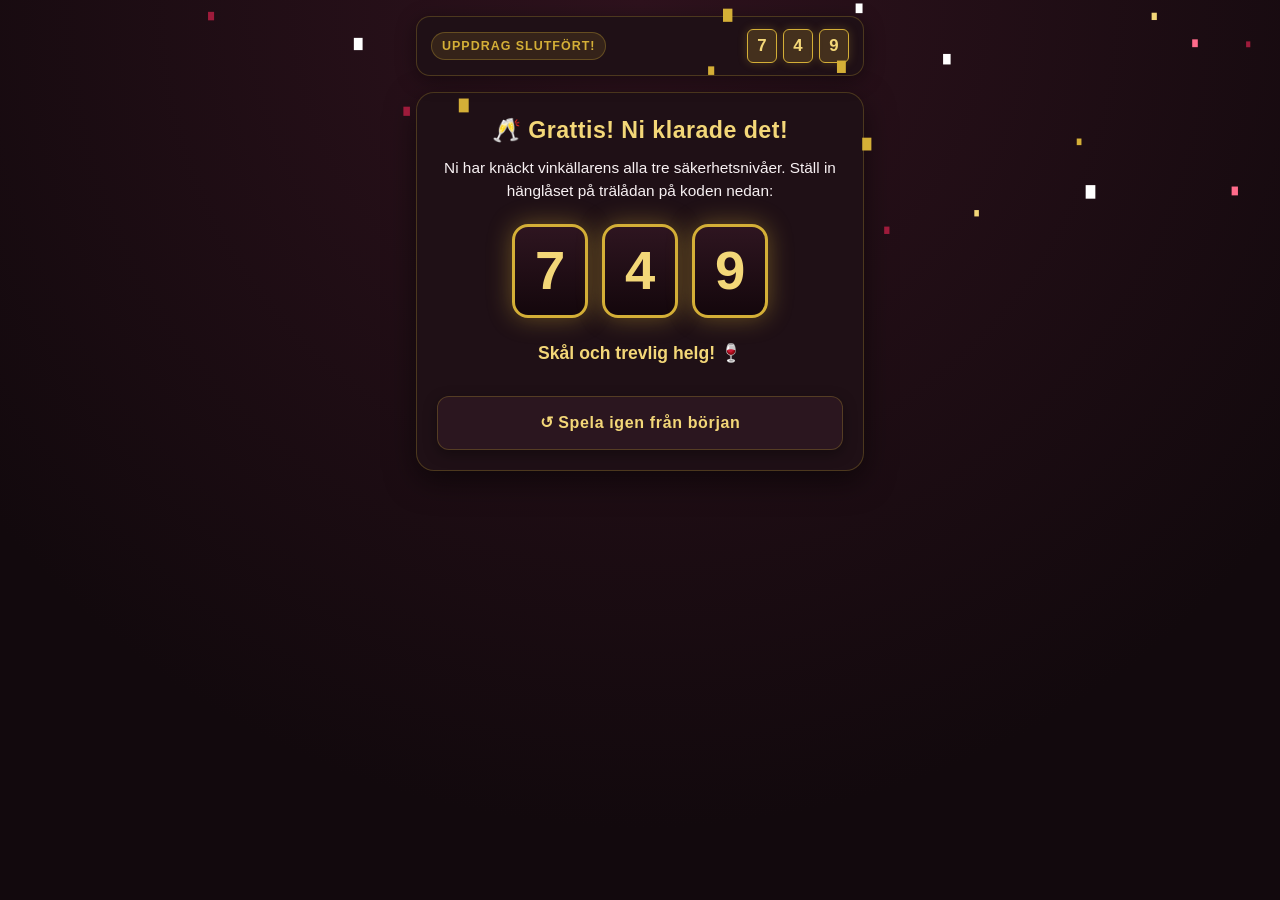
<file: final.html>
<!DOCTYPE html>
<html lang="sv">
<head>
  <meta charset="UTF-8" />
  <meta name="viewport" content="width=device-width, initial-scale=1.0, maximum-scale=1.0, user-scalable=no" />
  <title>Grattis! Koden är upplåst</title>
  <link rel="stylesheet" href="style.css" />
  <style>
    .final-code-box {
      display: flex;
      justify-content: center;
      gap: 14px;
      margin: 22px 0;
    }
    .final-digit {
      width: 76px;
      height: 94px;
      background: linear-gradient(180deg, #2e1520 0%, #14070c 100%);
      border: 3px solid var(--gold);
      border-radius: 16px;
      display: flex;
      align-items: center;
      justify-content: center;
      font-size: 3.4rem;
      font-weight: 900;
      color: var(--gold-light);
      box-shadow: 0 0 25px rgba(212, 175, 55, 0.4);
    }
    canvas#confetti {
      position: fixed;
      top: 0;
      left: 0;
      width: 100%;
      height: 100%;
      pointer-events: none;
      z-index: 100;
    }
  </style>
</head>
<body>
  <canvas id="confetti"></canvas>

  <div class="container">
    <div id="hud" class="hud-bar"></div>

    <div class="card" style="text-align:center;">
      <h1>🥂 Grattis! Ni klarade det!</h1>
      <p>Ni har knäckt vinkällarens alla tre säkerhetsnivåer. Ställ in hänglåset på trälådan på koden nedan:</p>

      <div class="final-code-box">
        <div class="final-digit" id="fd1">-</div>
        <div class="final-digit" id="fd2">-</div>
        <div class="final-digit" id="fd3">-</div>
      </div>

      <p style="color:var(--gold-light); font-weight:700; font-size:1.1rem;">Skål och trevlig helg! 🍷</p>

      <a href="index.html" class="btn btn-secondary" style="margin-top:18px;">↺ Spela igen från början</a>
    </div>
  </div>

  <script src="config.js"></script>
  <script>
    renderHUD("UPPDRAG SLUTFÖRT!", 3);

    document.getElementById("fd1").textContent = VAULT_CONFIG.digit1;
    document.getElementById("fd2").textContent = VAULT_CONFIG.digit2;
    document.getElementById("fd3").textContent = VAULT_CONFIG.digit3;

    // Enkel konfetti-animation utan externa bibliotek
    const canvas = document.getElementById("confetti");
    const ctx = canvas.getContext("2d");
    canvas.width = window.innerWidth;
    canvas.height = window.innerHeight;

    const colors = ["#d4af37", "#f3d778", "#9e1b3b", "#ffffff", "#ff6b8b"];
    const pieces = Array.from({ length: 90 }, () => ({
      x: Math.random() * canvas.width,
      y: Math.random() * canvas.height - canvas.height,
      r: Math.random() * 6 + 4,
      d: Math.random() * 3 + 2,
      color: colors[Math.floor(Math.random() * colors.length)],
      tilt: Math.random() * 10
    }));

    function drawConfetti() {
      ctx.clearRect(0, 0, canvas.width, canvas.height);
      pieces.forEach(p => {
        ctx.fillStyle = p.color;
        ctx.fillRect(p.x, p.y, p.r, p.r * 1.4);
        p.y += p.d;
        p.x += Math.sin(p.y * 0.03) * 1.2;
        if (p.y > canvas.height) {
          p.y = -10;
          p.x = Math.random() * canvas.width;
        }
      });
      requestAnimationFrame(drawConfetti);
    }
    drawConfetti();
  </script>
</body>
</html>
</file>
<file: style.css>
/* =========================================================
   VINKÄLLARENS SÄKERHETSVALV - GEMENSAM STYLING
   Mobiloptimerad, mörk vinkällar-estetik med guldaccenter
   ========================================================= */
:root {
  --bg-dark: #12090d;
  --bg-card: #1f1016;
  --bg-card-elevated: #2b161f;
  --wine-primary: #7a1c36;
  --wine-hover: #962343;
  --gold: #d4af37;
  --gold-light: #f3d778;
  --text-main: #f8f1f3;
  --text-muted: #c2aab2;
  --success: #2e8b57;
  --error: #c93b3b;
  --border: rgba(212, 175, 55, 0.25);
}

* {
  box-sizing: border-box;
  margin: 0;
  padding: 0;
  -webkit-tap-highlight-color: transparent;
}

html, body {
  min-height: 100vh;
  background-color: var(--bg-dark);
  background-image: radial-gradient(circle at 50% 0%, #2e121d 0%, #12090d 75%);
  color: var(--text-main);
  font-family: -apple-system, BlinkMacSystemFont, "Segoe UI", Roboto, Helvetica, Arial, sans-serif;
  line-height: 1.5;
  font-size: 16px;
}

.container {
  max-width: 480px;
  margin: 0 auto;
  padding: 16px 16px 40px;
  display: flex;
  flex-direction: column;
  gap: 16px;
}

/* Topp-bar med progress och samlade siffror */
.hud-bar {
  background: var(--bg-card);
  border: 1px solid var(--border);
  border-radius: 14px;
  padding: 12px 14px;
  display: flex;
  justify-content: space-between;
  align-items: center;
  box-shadow: 0 4px 20px rgba(0,0,0,0.4);
  position: sticky;
  top: 8px;
  z-index: 50;
}

.act-badge {
  font-size: 0.78rem;
  font-weight: 700;
  text-transform: uppercase;
  letter-spacing: 0.08em;
  color: var(--gold);
  background: rgba(212, 175, 55, 0.12);
  padding: 4px 10px;
  border-radius: 999px;
  border: 1px solid rgba(212, 175, 55, 0.3);
}

.code-slots {
  display: flex;
  gap: 6px;
  align-items: center;
}

.code-slot {
  width: 30px;
  height: 34px;
  border-radius: 6px;
  background: #13070b;
  border: 1px solid var(--border);
  display: flex;
  align-items: center;
  justify-content: center;
  font-weight: 800;
  font-size: 1.05rem;
  color: var(--text-muted);
}

.code-slot.unlocked {
  background: rgba(212, 175, 55, 0.2);
  border-color: var(--gold);
  color: var(--gold-light);
  box-shadow: 0 0 10px rgba(212, 175, 55, 0.25);
}

/* Huvudkort */
.card {
  background: var(--bg-card);
  border: 1px solid var(--border);
  border-radius: 18px;
  padding: 20px;
  box-shadow: 0 10px 30px rgba(0,0,0,0.5);
}

h1 {
  font-size: 1.45rem;
  color: var(--gold-light);
  margin-bottom: 8px;
  font-weight: 700;
  letter-spacing: 0.02em;
}

h2 {
  font-size: 1.15rem;
  color: var(--gold);
  margin-bottom: 8px;
}

p {
  color: var(--text-main);
  margin-bottom: 12px;
  font-size: 0.96rem;
}

.muted {
  color: var(--text-muted);
  font-size: 0.88rem;
}

/* Chiffer & Ledtrådsrutor */
.clue-box {
  background: #14080d;
  border: 1px dashed var(--gold);
  border-radius: 12px;
  padding: 14px;
  margin: 14px 0;
  text-align: center;
  font-family: "Courier New", Courier, monospace;
  font-size: 1.05rem;
  font-weight: 700;
  color: var(--gold-light);
  letter-spacing: 0.06em;
  word-break: break-word;
}

.cipher-key {
  display: grid;
  grid-template-columns: repeat(7, 1fr);
  gap: 4px;
  background: #160a0f;
  padding: 10px;
  border-radius: 10px;
  border: 1px solid var(--border);
  margin-bottom: 14px;
  font-size: 0.72rem;
  text-align: center;
  color: var(--text-muted);
}

.cipher-key span {
  background: var(--bg-card-elevated);
  padding: 3px 2px;
  border-radius: 4px;
}

/* Formulär & Knappar */
input[type="text"], input[type="number"] {
  width: 100%;
  padding: 14px 16px;
  border-radius: 12px;
  border: 1px solid var(--border);
  background: #12070c;
  color: #fff;
  font-size: 1.1rem;
  text-align: center;
  letter-spacing: 0.1em;
  text-transform: uppercase;
  margin-bottom: 12px;
  outline: none;
}

input:focus {
  border-color: var(--gold);
  box-shadow: 0 0 0 3px rgba(212, 175, 55, 0.2);
}

.btn {
  display: inline-flex;
  align-items: center;
  justify-content: center;
  width: 100%;
  padding: 14px 18px;
  border-radius: 12px;
  border: none;
  background: linear-gradient(135deg, var(--wine-primary), #541023);
  color: #fff;
  font-size: 1rem;
  font-weight: 700;
  letter-spacing: 0.04em;
  cursor: pointer;
  text-decoration: none;
  border: 1px solid rgba(212, 175, 55, 0.4);
  box-shadow: 0 4px 14px rgba(0,0,0,0.35);
  transition: transform 0.1s ease, background 0.2s ease;
  touch-action: manipulation;
}

.btn:active {
  transform: scale(0.97);
}

.btn-gold {
  background: linear-gradient(135deg, #d4af37, #aa8418);
  color: #1a0b10;
  border: none;
}

.btn-secondary {
  background: var(--bg-card-elevated);
  border: 1px solid var(--border);
  color: var(--gold-light);
  margin-top: 8px;
}

/* Feedback meddelanden */
.feedback {
  margin-top: 10px;
  padding: 10px 12px;
  border-radius: 10px;
  font-size: 0.9rem;
  font-weight: 600;
  text-align: center;
  display: none;
}

.feedback.error {
  display: block;
  background: rgba(201, 59, 59, 0.18);
  border: 1px solid var(--error);
  color: #ff9c9c;
}

.feedback.success {
  display: block;
  background: rgba(46, 139, 87, 0.2);
  border: 1px solid var(--success);
  color: #8ce6b3;
}

/* Siffer-avslöjande kort */
.digit-reveal {
  text-align: center;
  padding: 20px 14px;
  background: radial-gradient(circle, rgba(212,175,55,0.2) 0%, rgba(20,8,13,0.9) 70%);
  border: 2px solid var(--gold);
  border-radius: 16px;
  margin: 14px 0;
  animation: popIn 0.4s cubic-bezier(0.175, 0.885, 0.32, 1.275);
}

.digit-big {
  font-size: 4rem;
  font-weight: 900;
  color: var(--gold-light);
  text-shadow: 0 0 25px rgba(212, 175, 55, 0.6);
  line-height: 1.1;
  margin: 8px 0;
}

/* D-pad / Pilknappar för spel */
.dpad {
  display: grid;
  grid-template-columns: repeat(3, 68px);
  grid-template-rows: repeat(3, 62px);
  gap: 8px;
  justify-content: center;
  margin: 16px auto 6px;
  user-select: none;
}

.dpad-btn {
  background: var(--bg-card-elevated);
  border: 2px solid var(--gold);
  border-radius: 14px;
  color: var(--gold-light);
  font-size: 1.6rem;
  font-weight: bold;
  display: flex;
  align-items: center;
  justify-content: center;
  cursor: pointer;
  box-shadow: 0 4px 10px rgba(0,0,0,0.4);
  touch-action: manipulation;
}

.dpad-btn:active {
  background: var(--gold);
  color: #12090d;
  transform: scale(0.93);
}

.dpad-up { grid-column: 2; grid-row: 1; }
.dpad-left { grid-column: 1; grid-row: 2; }
.dpad-center {
  grid-column: 2;
  grid-row: 2;
  background: #15090e;
  border: 1px solid var(--border);
  border-radius: 50%;
  display: flex;
  align-items: center;
  justify-content: center;
  font-size: 1.1rem;
  color: var(--text-muted);
}
.dpad-right { grid-column: 3; grid-row: 2; }
.dpad-down { grid-column: 2; grid-row: 3; }

/* Hint-sektion */
details.hint-box {
  margin-top: 14px;
  background: rgba(255,255,255,0.03);
  border: 1px solid var(--border);
  border-radius: 10px;
  padding: 10px 12px;
  font-size: 0.86rem;
  color: var(--text-muted);
}

details.hint-box summary {
  cursor: pointer;
  color: var(--gold);
  font-weight: 600;
  outline: none;
}

details.hint-box p {
  margin-top: 8px;
  margin-bottom: 0;
  font-size: 0.85rem;
  color: var(--text-muted);
}

@keyframes popIn {
  0% { transform: scale(0.8); opacity: 0; }
  100% { transform: scale(1); opacity: 1; }
}
</file>
